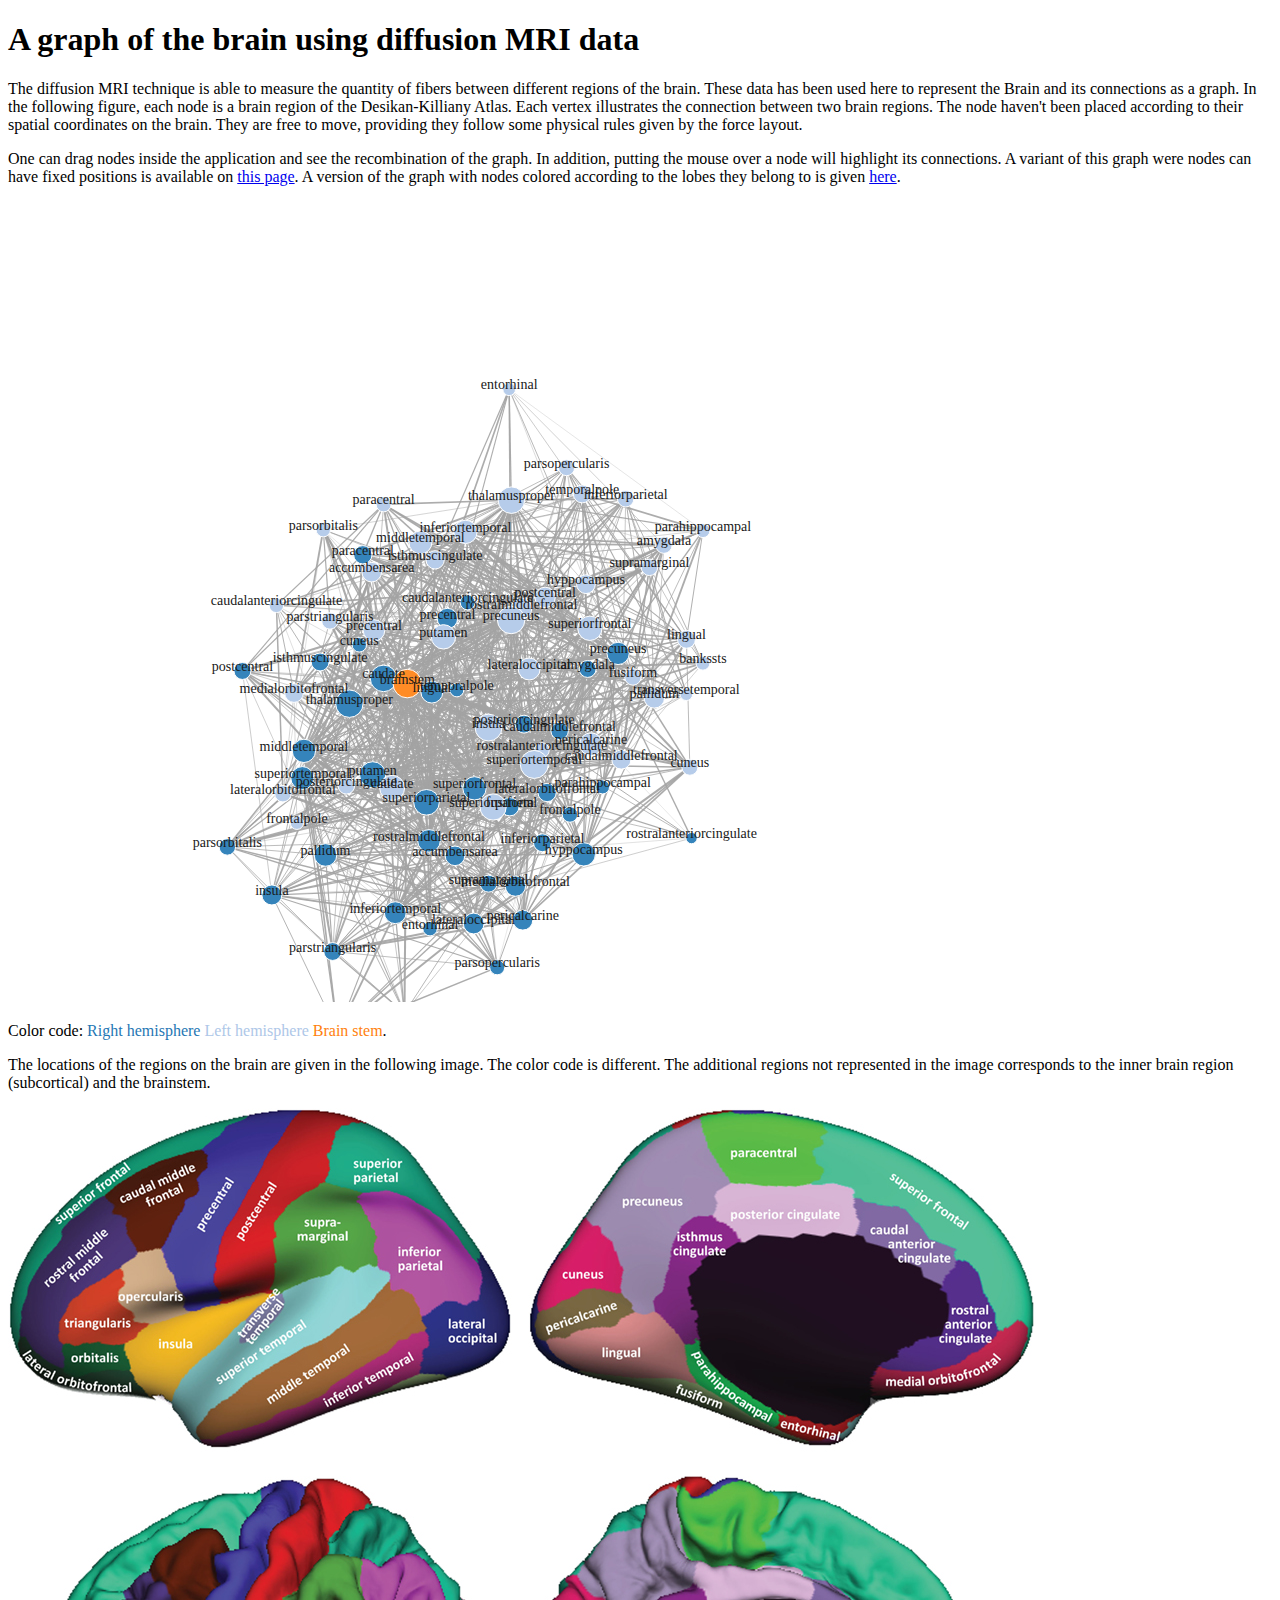
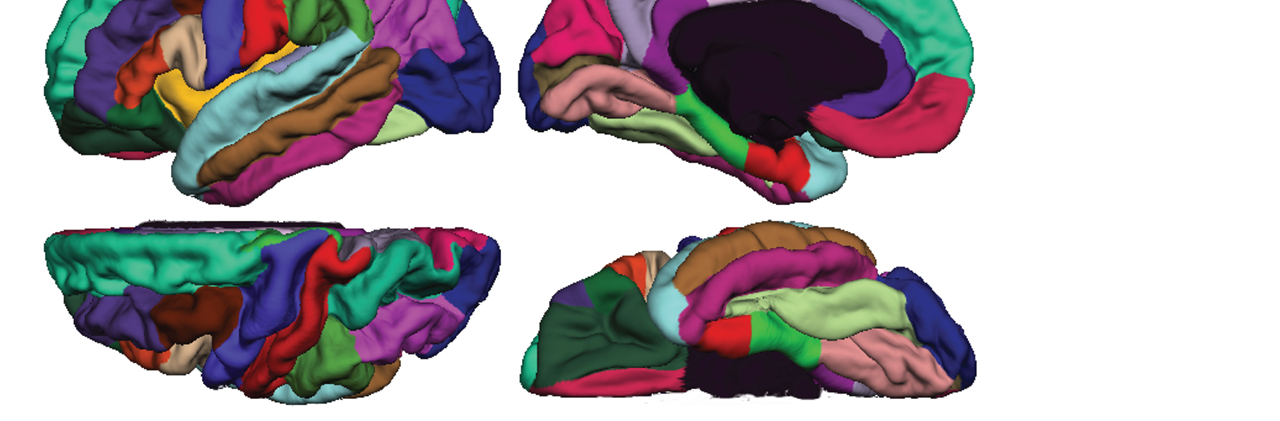
<file: index.html>
<!DOCTYPE html>
<html>
  <head>
    <title>Brain network</title>
    <script type="text/javascript" src="d3/d3.min.js"></script>
    <script type="text/javascript" src="d3/d3.geom.min.js"></script>
    <script type="text/javascript" src="d3/d3.layout.min.js"></script>
    <link type="text/css" rel="stylesheet" href="force.css"/>
  </head>
  <body>
    <H1> A graph of the brain using diffusion MRI data</H1>
    <p>The diffusion MRI technique is able to measure the quantity of fibers between different regions of the brain. These data has been used here to represent the Brain and its connections as a graph. In the following figure, each node is a brain region of the Desikan-Killiany Atlas. Each vertex illustrates the connection between two brain regions. The node haven't been placed according to their spatial coordinates on the brain. They are free to move, providing they follow some physical rules given by the force layout.
    </p>
    <p>One can drag nodes inside the application and see the recombination of the graph. In addition, putting the mouse over a node will highlight its connections. A variant of this graph were nodes can have fixed positions is available on <a href="force2.html">this page</a>. A version of the graph with nodes colored according to the lobes they belong to is given <a href="force3.html">here</a>.
    </p>
    <div id="chart"></div>
    <script type="text/javascript" src="force.js"></script>
    <p> 
     Color code: <font color="#1f77b4">Right hemisphere</font> <font color=" #aec7e8">Left hemisphere</font>  <font color="#ff7f0e">Brain stem</font>.
    </p>
    <p>The locations of the regions on the brain are given in the following image. The color code is different. The additional regions not represented in the image corresponds to the inner brain region (subcortical) and the brainstem.</p>
  <img src="DesikanKilliany.jpg"></img>
  </body>
</html>
</file>
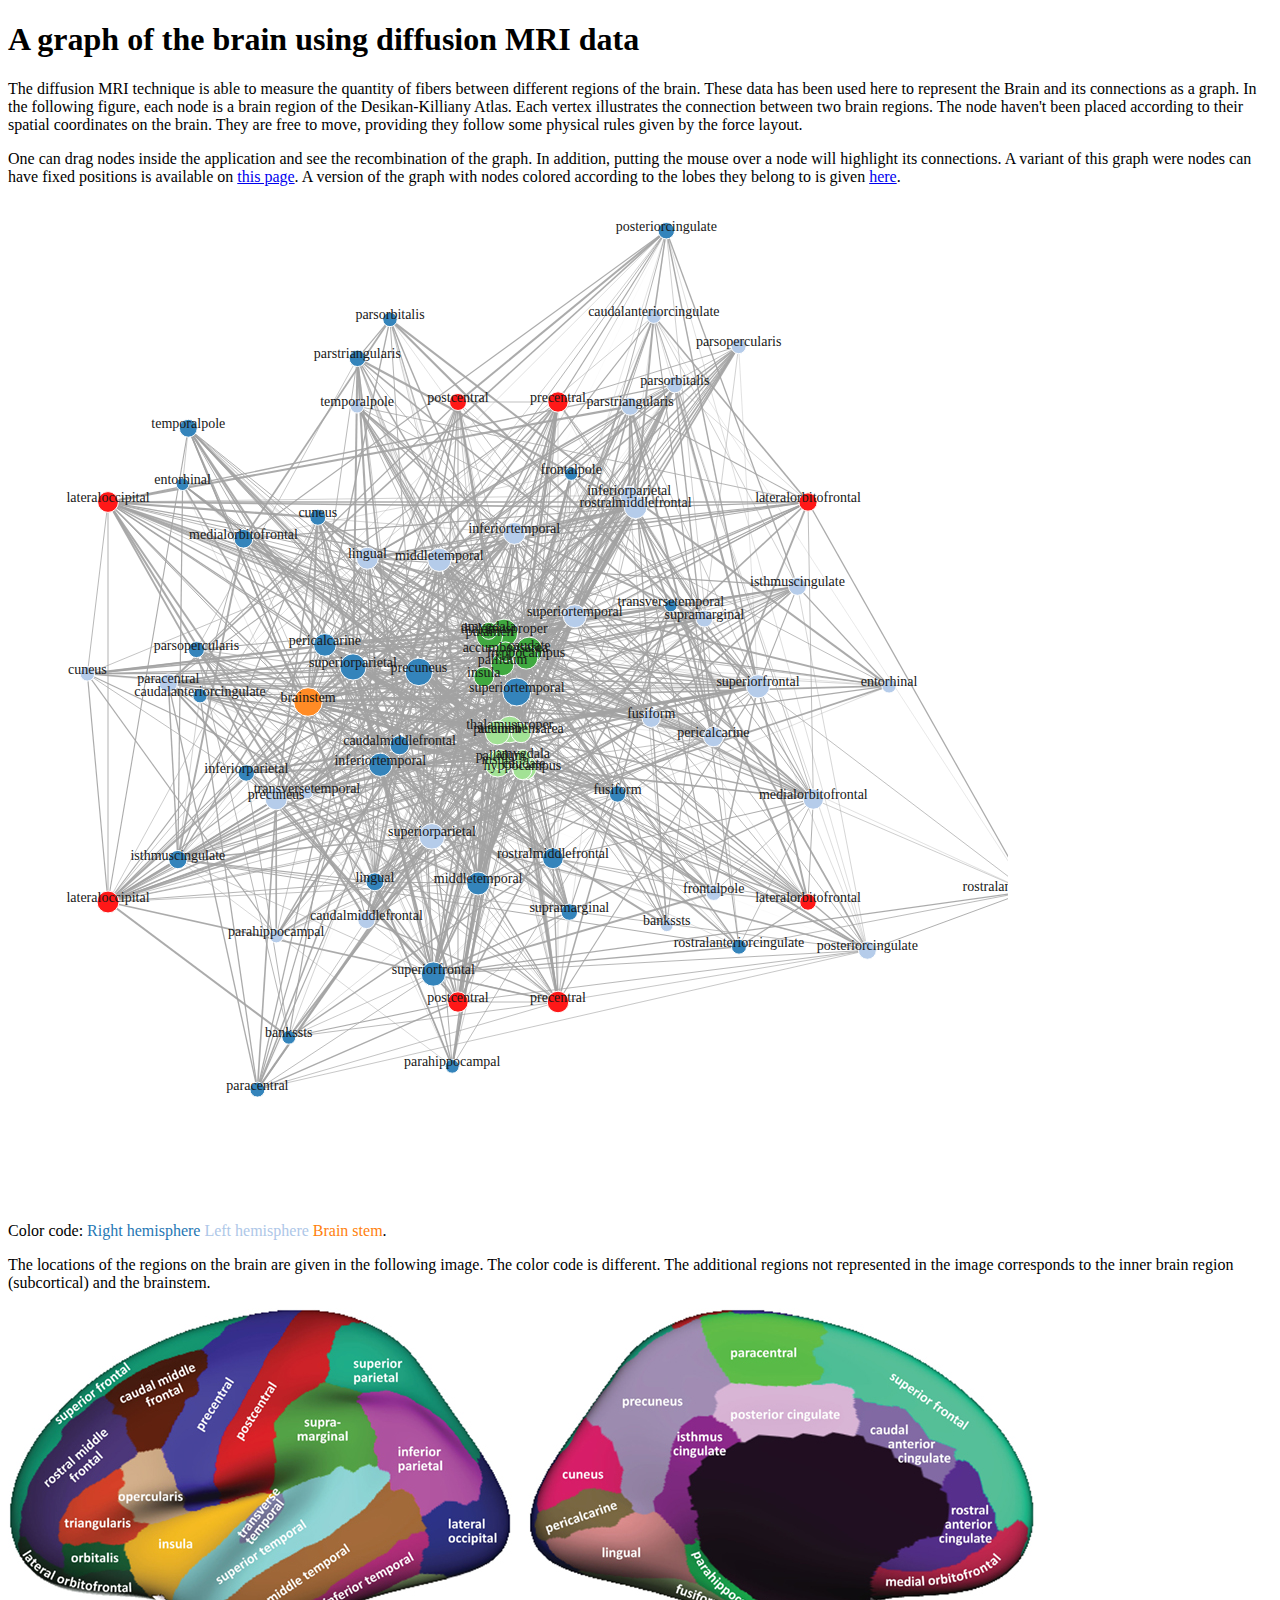
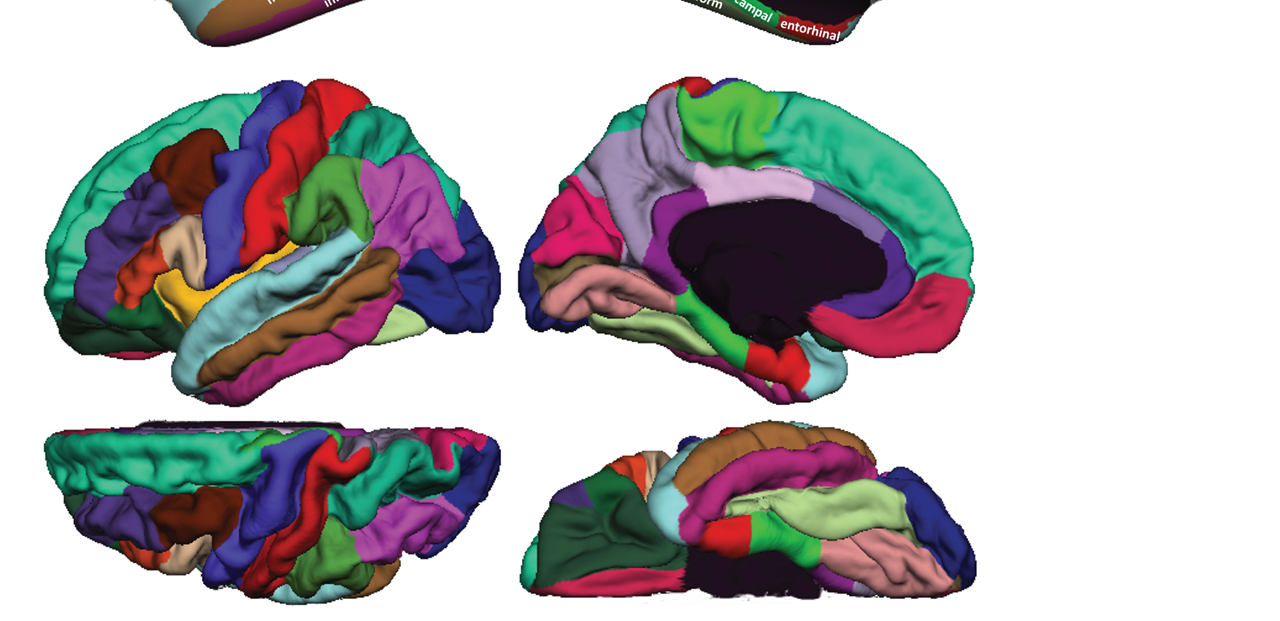
<file: force.html>
<!DOCTYPE html>
<html>
  <head>
    <title>Brain network</title>
    <script type="text/javascript" src="d3/d3.min.js"></script>
    <script type="text/javascript" src="d3/d3.geom.min.js"></script>
    <script type="text/javascript" src="d3/d3.layout.min.js"></script>
    <link type="text/css" rel="stylesheet" href="force.css"/>
  </head>
  <body>
    <H1> A graph of the brain using diffusion MRI data</H1>
    <p>The diffusion MRI technique is able to measure the quantity of fibers between different regions of the brain. These data has been used here to represent the Brain and its connections as a graph. In the following figure, each node is a brain region of the Desikan-Killiany Atlas. Each vertex illustrates the connection between two brain regions. The node haven't been placed according to their spatial coordinates on the brain. They are free to move, providing they follow some physical rules given by the force layout.
    </p>
    <p>One can drag nodes inside the application and see the recombination of the graph. In addition, putting the mouse over a node will highlight its connections. A variant of this graph were nodes can have fixed positions is available on <a href="force2.html">this page</a>. A version of the graph with nodes colored according to the lobes they belong to is given <a href="force3.html">here</a>.
    </p>
    <div id="chart"></div>
    <script type="text/javascript" src="force2016.js"></script>
    <p> 
     Color code: <font color="#1f77b4">Right hemisphere</font> <font color=" #aec7e8">Left hemisphere</font>  <font color="#ff7f0e">Brain stem</font>.
    </p>
    <p>The locations of the regions on the brain are given in the following image. The color code is different. The additional regions not represented in the image corresponds to the inner brain region (subcortical) and the brainstem.</p>
  <img src="DesikanKilliany.jpg"></img>
  </body>
</html>
</file>
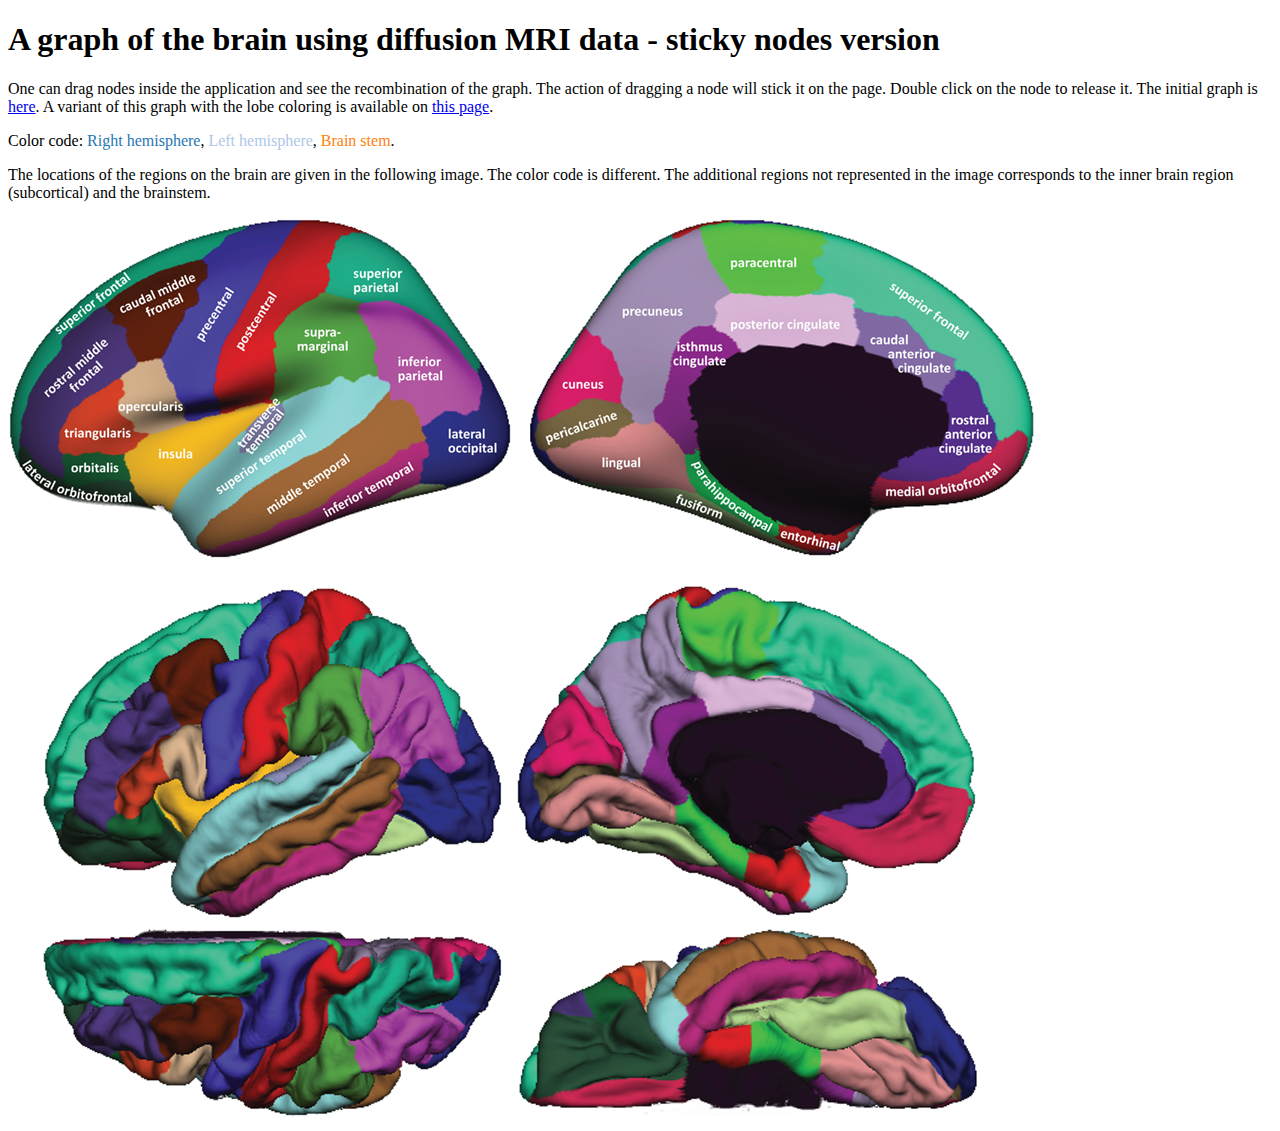
<file: force2.html>
<!DOCTYPE html>
<html>
  <head>
    <title>Brain network</title>
    <script type="text/javascript" src="d3/d3.min.js"></script>
    <script type="text/javascript" src="d3/d3.geom.min.js"></script>
    <script type="text/javascript" src="d3/d3.layout.min.js"></script>
    <script src="http://d3js.org/d3.v3.min.js"></script>
    <link type="text/css" rel="stylesheet" href="force.css"/>
  </head>
  <body>
    <H1> A graph of the brain using diffusion MRI data - sticky nodes version</H1>
    <p>One can drag nodes inside the application and see the recombination of the graph. The action of dragging a node will stick it on the page. Double click on the node to release it. The initial graph is <a href="index.html">here</a>. A variant of this graph with the lobe coloring is available on <a href="force3.html">this page</a>.
    </p>
    <div id="chart"></div>
    <script type="text/javascript" src="force2.js"></script>
    <p> 
     Color code: <font color="#1f77b4">Right hemisphere</font>, <font color=" #aec7e8">Left hemisphere</font>,  <font color="#ff7f0e">Brain stem</font>.
    </p>
    <p>The locations of the regions on the brain are given in the following image. The color code is different. The additional regions not represented in the image corresponds to the inner brain region (subcortical) and the brainstem.</p>
  <img src="DesikanKilliany.jpg"></img>
  </body>
</html>
</file>
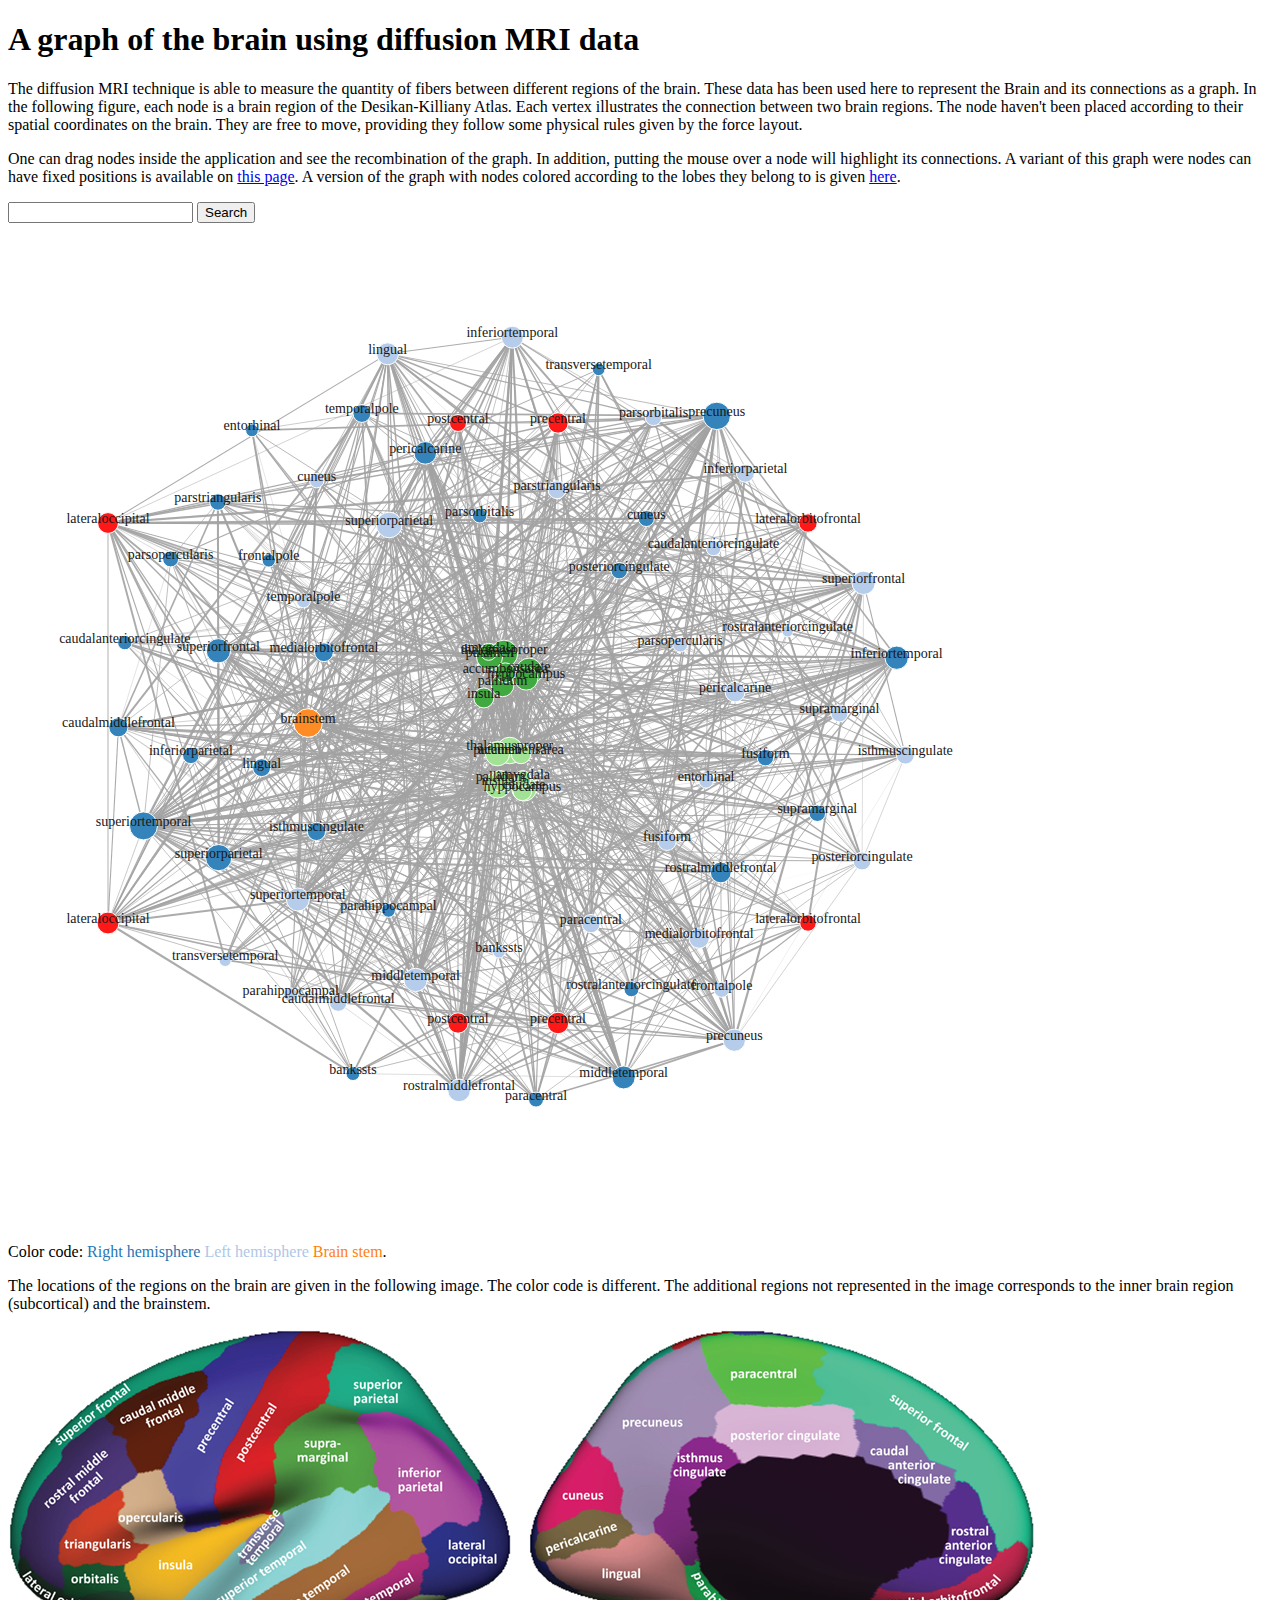
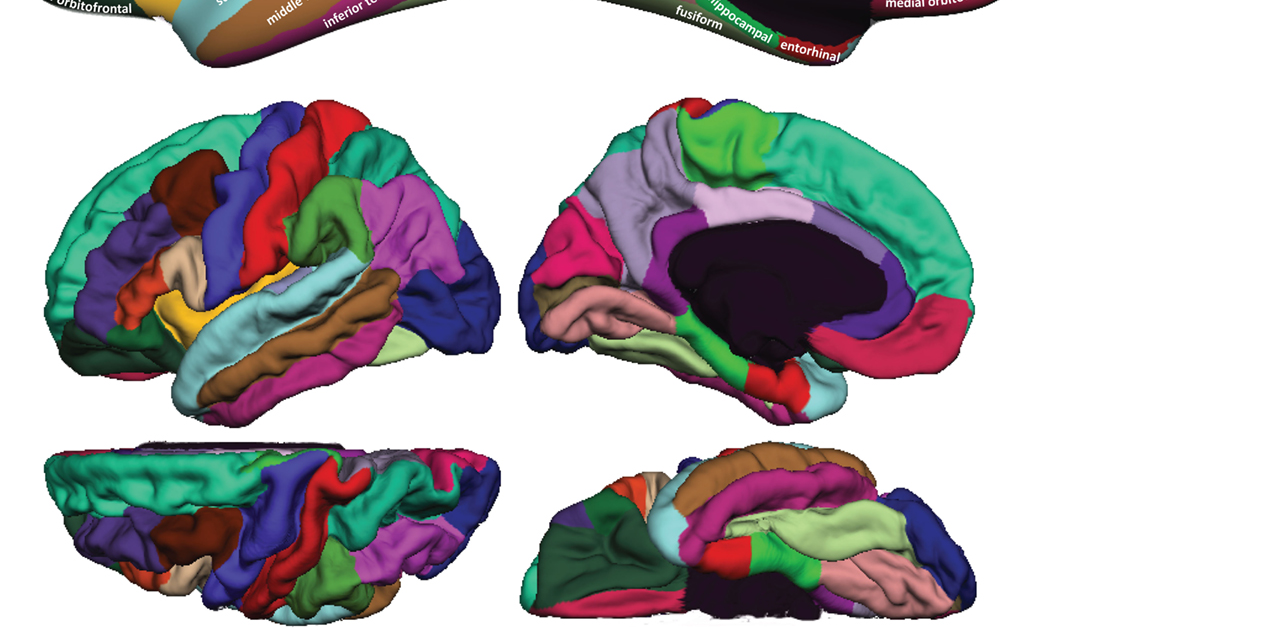
<file: force2016.html>
<!DOCTYPE html>
<html>
  <head>
    <title>Brain network</title>
    <!-- <script type="text/javascript" src="d3/d3.min.js"></script>
    <script type="text/javascript" src="d3/d3.geom.min.js"></script>
    <script type="text/javascript" src="d3/d3.layout.min.js"></script>-->
    <script type="text/javascript" src="d3-master/d3.min.js"></script>
    <script type='text/javascript' src="jquery-ui.min.js"> </script>
    <script type='text/javascript' src="jquery-ui.css"> </script>
    <link type="text/css" rel="stylesheet" href="force.css"/>
  </head>
  <body>
    <H1> A graph of the brain using diffusion MRI data</H1>
    <p>The diffusion MRI technique is able to measure the quantity of fibers between different regions of the brain. These data has been used here to represent the Brain and its connections as a graph. In the following figure, each node is a brain region of the Desikan-Killiany Atlas. Each vertex illustrates the connection between two brain regions. The node haven't been placed according to their spatial coordinates on the brain. They are free to move, providing they follow some physical rules given by the force layout.
    </p>
    <p>One can drag nodes inside the application and see the recombination of the graph. In addition, putting the mouse over a node will highlight its connections. A variant of this graph were nodes can have fixed positions is available on <a href="force2.html">this page</a>. A version of the graph with nodes colored according to the lobes they belong to is given <a href="force3.html">here</a>.
    </p>
    <div class="ui-widget">
    <input id="search">
    <button type="button" onclick="searchNode()">Search</button>
    </div>
    <div id="chart"></div>
    <script type="text/javascript" src="force2016_2.js"></script>
    <p> 
     Color code: <font color="#1f77b4">Right hemisphere</font> <font color=" #aec7e8">Left hemisphere</font>  <font color="#ff7f0e">Brain stem</font>.
    </p>
    <p>The locations of the regions on the brain are given in the following image. The color code is different. The additional regions not represented in the image corresponds to the inner brain region (subcortical) and the brainstem.</p>
  <img src="DesikanKilliany.jpg"></img>
  </body>
</html>
</file>
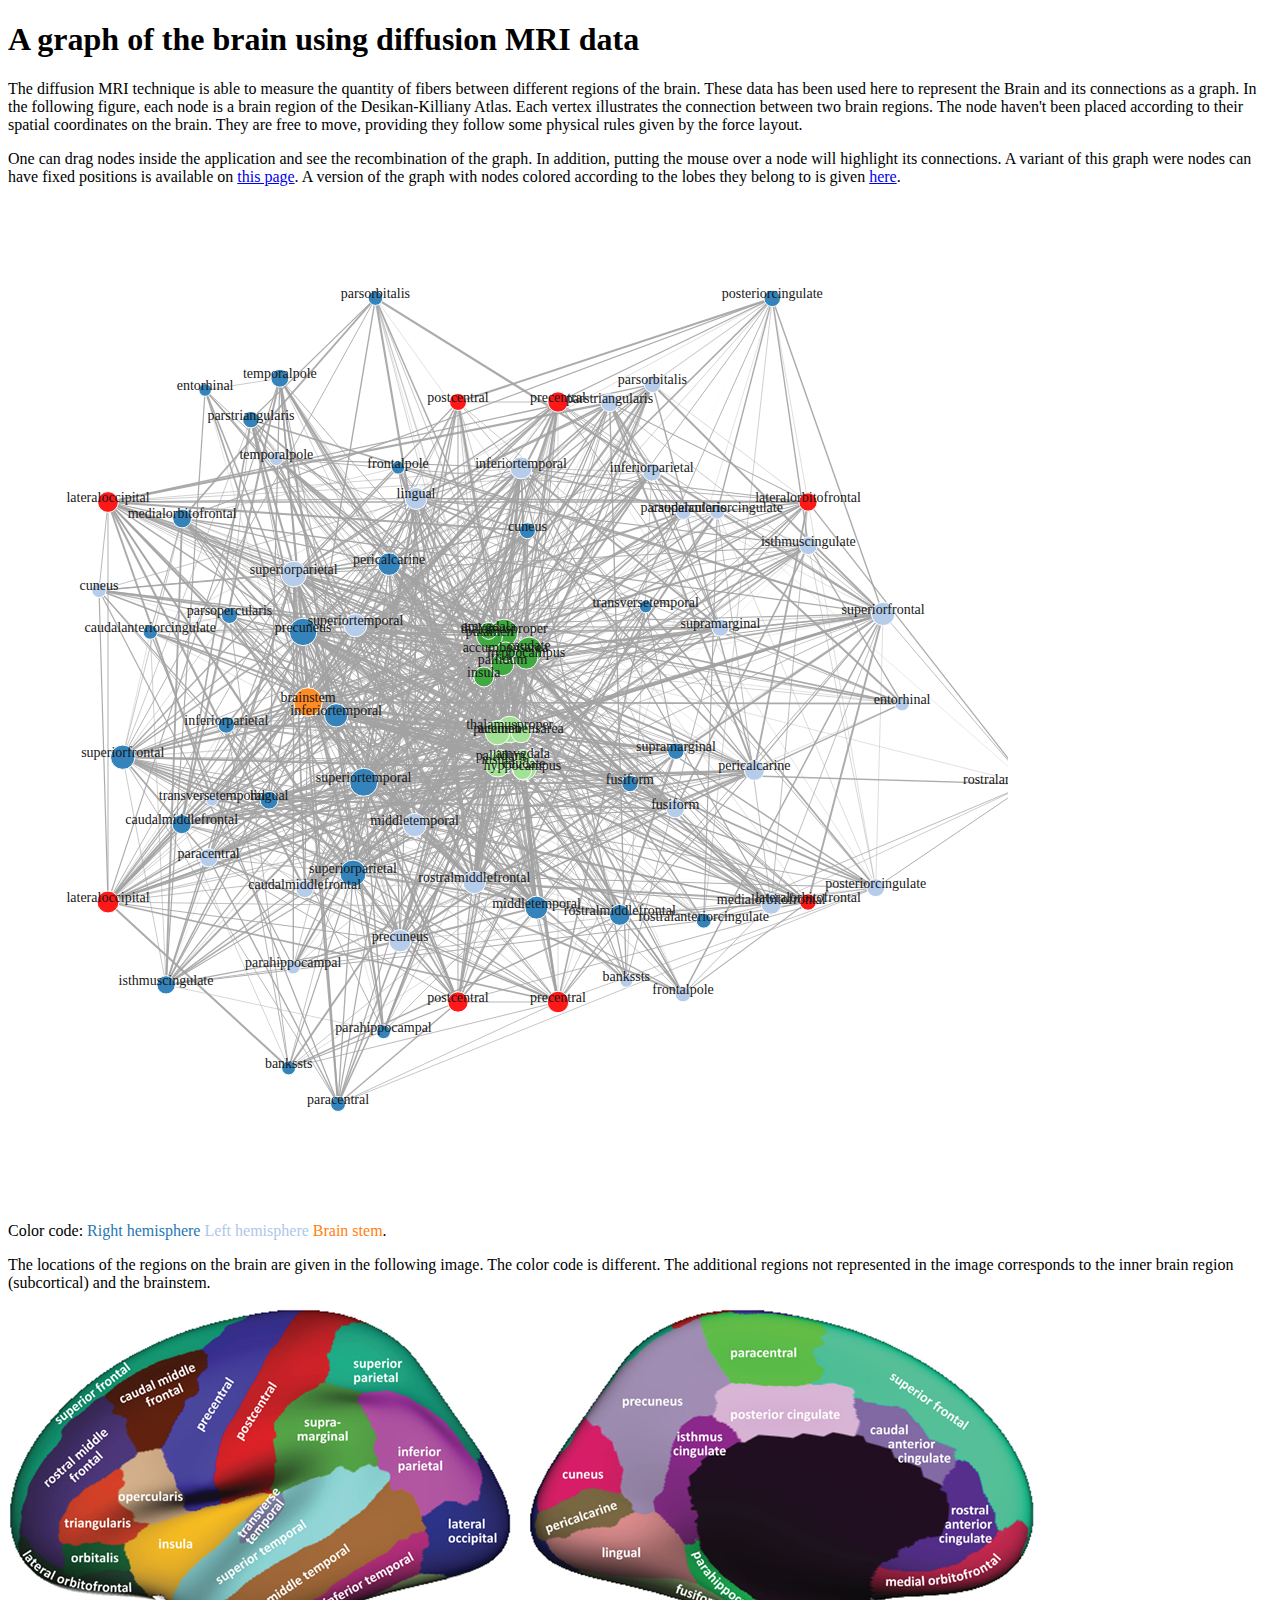
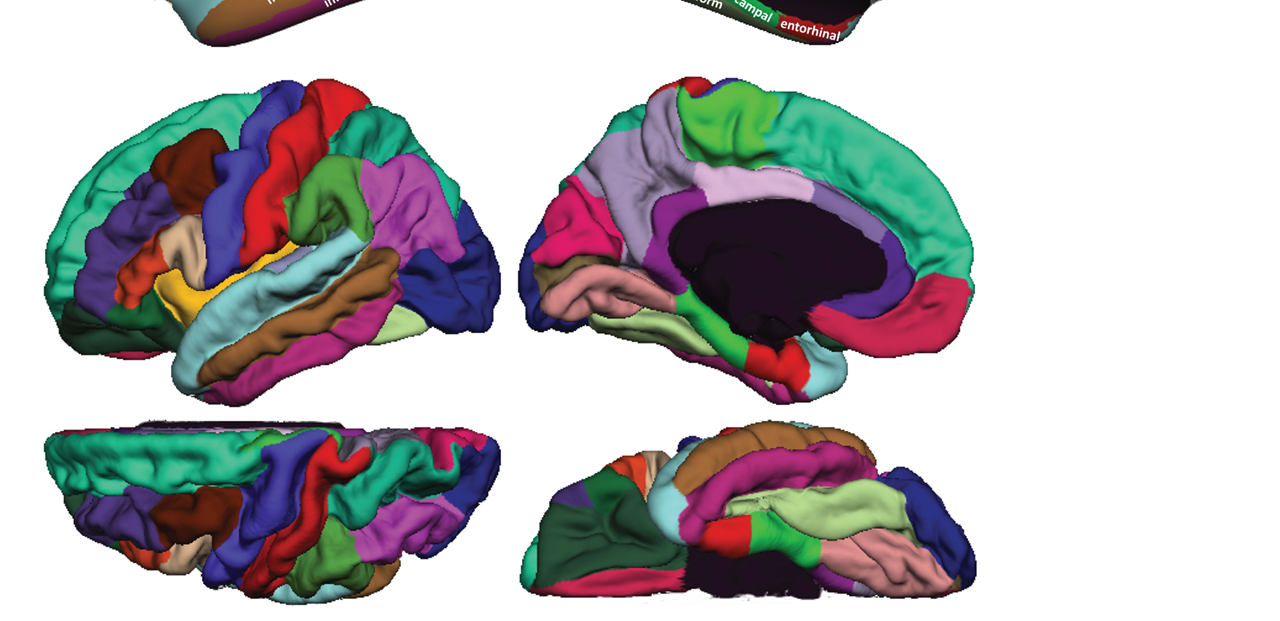
<file: force2016mfoci.html>
<!DOCTYPE html>
<html>
  <head>
    <title>Brain network</title>
    <!-- <script type="text/javascript" src="d3/d3.min.js"></script>
    <script type="text/javascript" src="d3/d3.geom.min.js"></script>
    <script type="text/javascript" src="d3/d3.layout.min.js"></script>-->
    <script type="text/javascript" src="d3-master/d3.min.js"></script>
    <link type="text/css" rel="stylesheet" href="force.css"/>
  </head>
  <body>
    <H1> A graph of the brain using diffusion MRI data</H1>
    <p>The diffusion MRI technique is able to measure the quantity of fibers between different regions of the brain. These data has been used here to represent the Brain and its connections as a graph. In the following figure, each node is a brain region of the Desikan-Killiany Atlas. Each vertex illustrates the connection between two brain regions. The node haven't been placed according to their spatial coordinates on the brain. They are free to move, providing they follow some physical rules given by the force layout.
    </p>
    <p>One can drag nodes inside the application and see the recombination of the graph. In addition, putting the mouse over a node will highlight its connections. A variant of this graph were nodes can have fixed positions is available on <a href="force2.html">this page</a>. A version of the graph with nodes colored according to the lobes they belong to is given <a href="force3.html">here</a>.
    </p>
    </div>
    <div id="chart"></div>
    <script type="text/javascript" src="force2016_mfoci.js"></script>
    <p> 
     Color code: <font color="#1f77b4">Right hemisphere</font> <font color=" #aec7e8">Left hemisphere</font>  <font color="#ff7f0e">Brain stem</font>.
    </p>
    <p>The locations of the regions on the brain are given in the following image. The color code is different. The additional regions not represented in the image corresponds to the inner brain region (subcortical) and the brainstem.</p>
  <img src="DesikanKilliany.jpg"></img>
  </body>
</html>
</file>
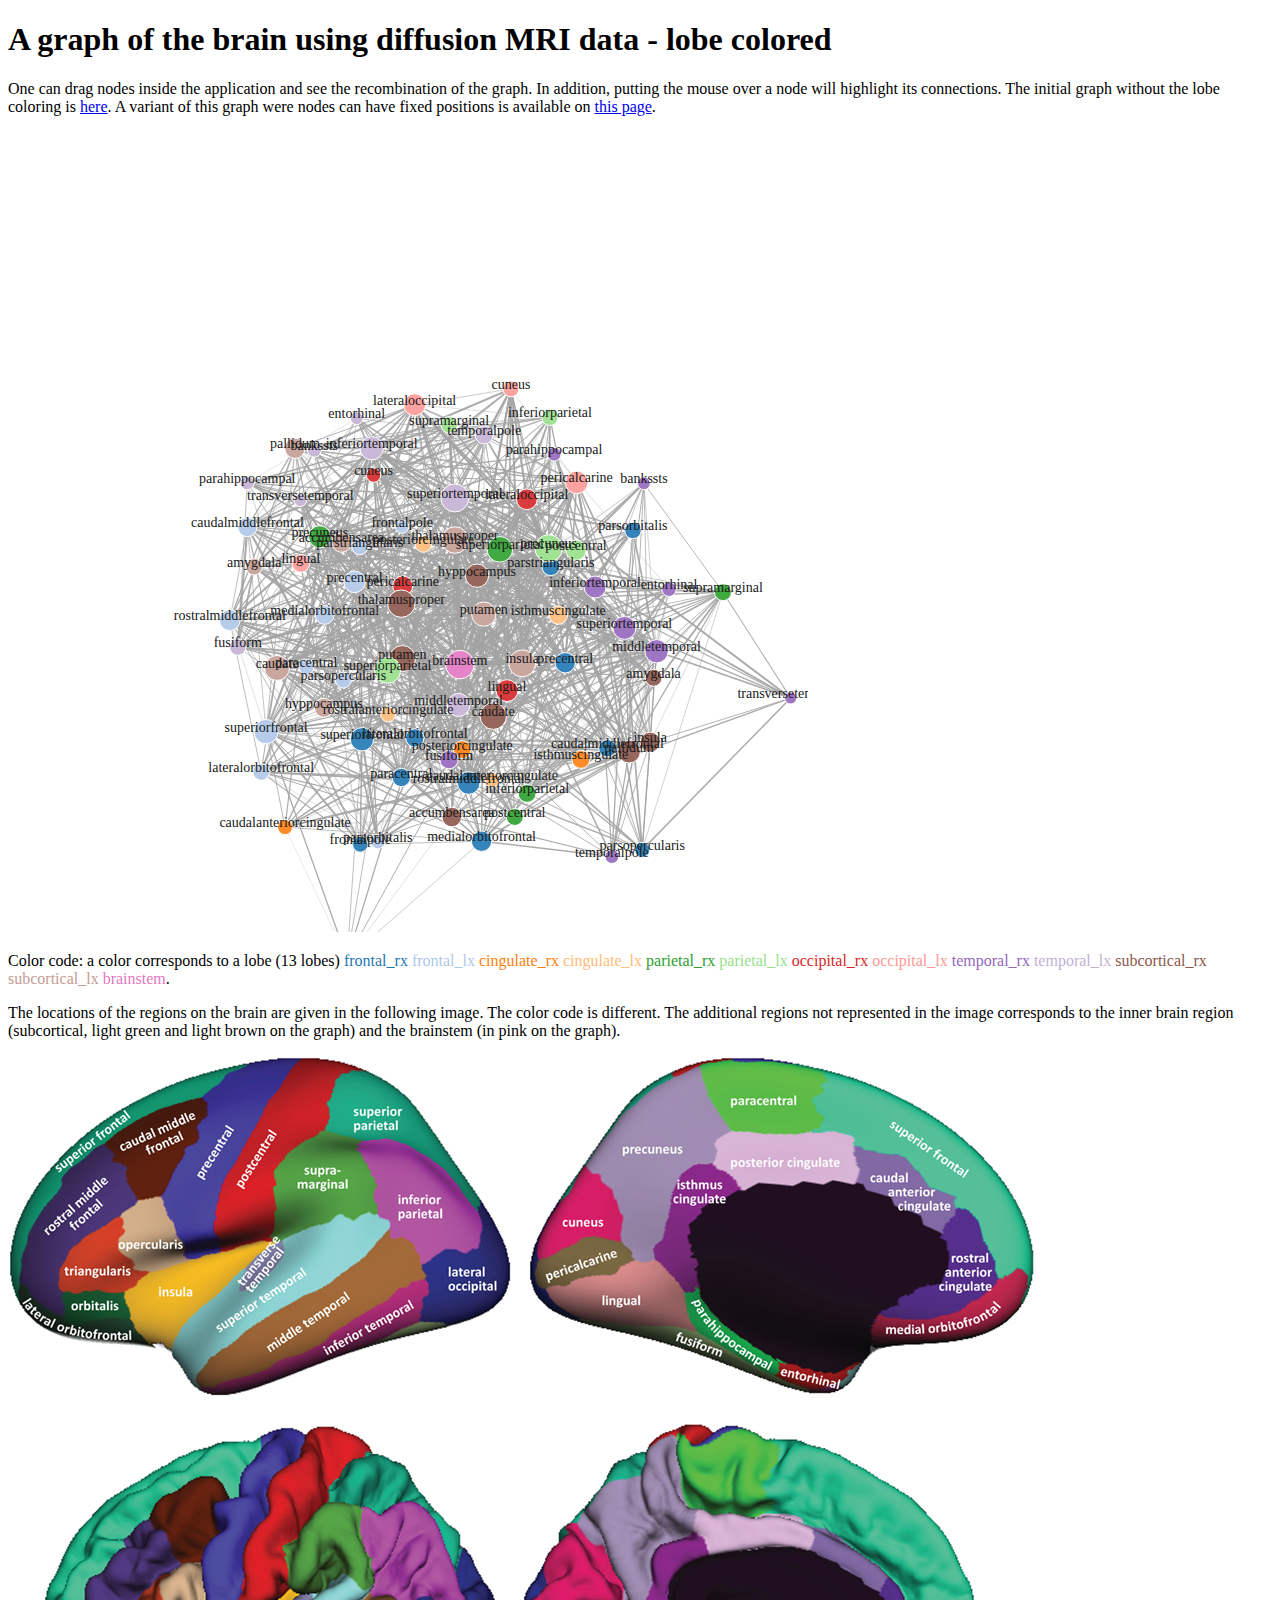
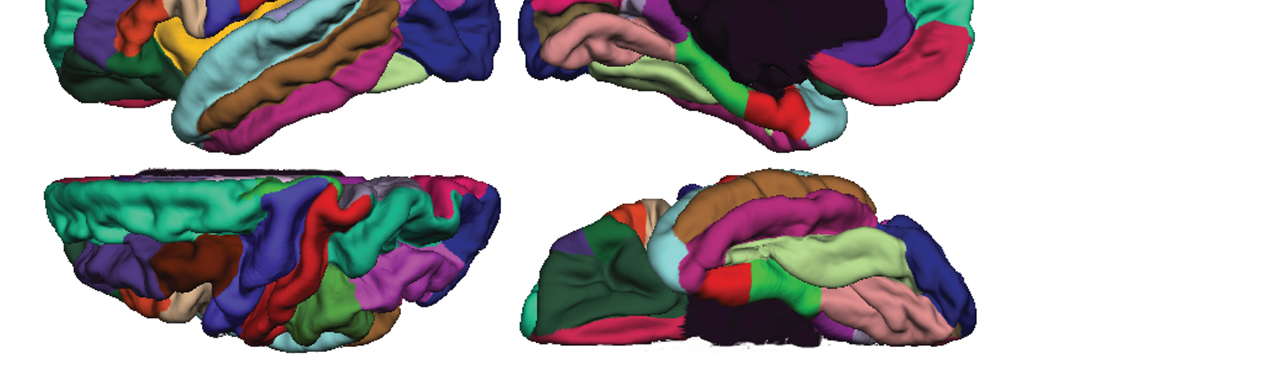
<file: force3.html>
<!DOCTYPE html>
<html>
  <head>
    <title>Brain network</title>
    <script type="text/javascript" src="d3/d3.min.js"></script>
    <script type="text/javascript" src="d3/d3.geom.min.js"></script>
    <script type="text/javascript" src="d3/d3.layout.min.js"></script>
    <link type="text/css" rel="stylesheet" href="force.css"/>
  </head>
  <body>
    <H1> A graph of the brain using diffusion MRI data - lobe colored</H1>
   
    <p>One can drag nodes inside the application and see the recombination of the graph. In addition, putting the mouse over a node will highlight its connections. The initial graph without the lobe coloring is <a href="index.html">here</a>. A variant of this graph were nodes can have fixed positions is available on <a href="force2.html">this page</a>.
    </p>
    <div id="chart"></div>
    <script type="text/javascript" src="force3.js"></script>
    <p> 
     Color code: a color corresponds to a lobe (13 lobes) <font color="#1f77b4">frontal_rx</font> <font color=" #aec7e8">frontal_lx</font>  <font color="#ff7f0e">cingulate_rx</font> <font color="#ffbb78">cingulate_lx</font> <font color="#2ca02c">parietal_rx</font> <font color="#98df8a">parietal_lx</font> <font color="#d62728 ">occipital_rx</font> <font color="#ff9896">occipital_lx</font> <font color="#9467bd">temporal_rx</font> <font color="#c5b0d5">temporal_lx</font> <font color="#8c564b ">subcortical_rx</font> <font color="#c49c94">subcortical_lx</font> <font color="#e377c2 ">brainstem</font>.
    </p>
    <p>The locations of the regions on the brain are given in the following image. The color code is different. The additional regions not represented in the image corresponds to the inner brain region (subcortical, light green and light brown on the graph) and the brainstem (in pink on the graph).</p>
  <img src="DesikanKilliany.jpg"></img>
  </body>
</html>
</file>
<file: force.css>
circle.node {
  stroke: #fff;
  stroke-width: 1px;
}

line.link {
 /* stroke: #999; */
  stroke-opacity: .9;
  stroke-width: 50;
}

text.node {
  fill: #999;
  font: 10px sans-serif;
  pointer-events: none;
}

circle.node.fixed {
  fill: #f00;
}
</file>
